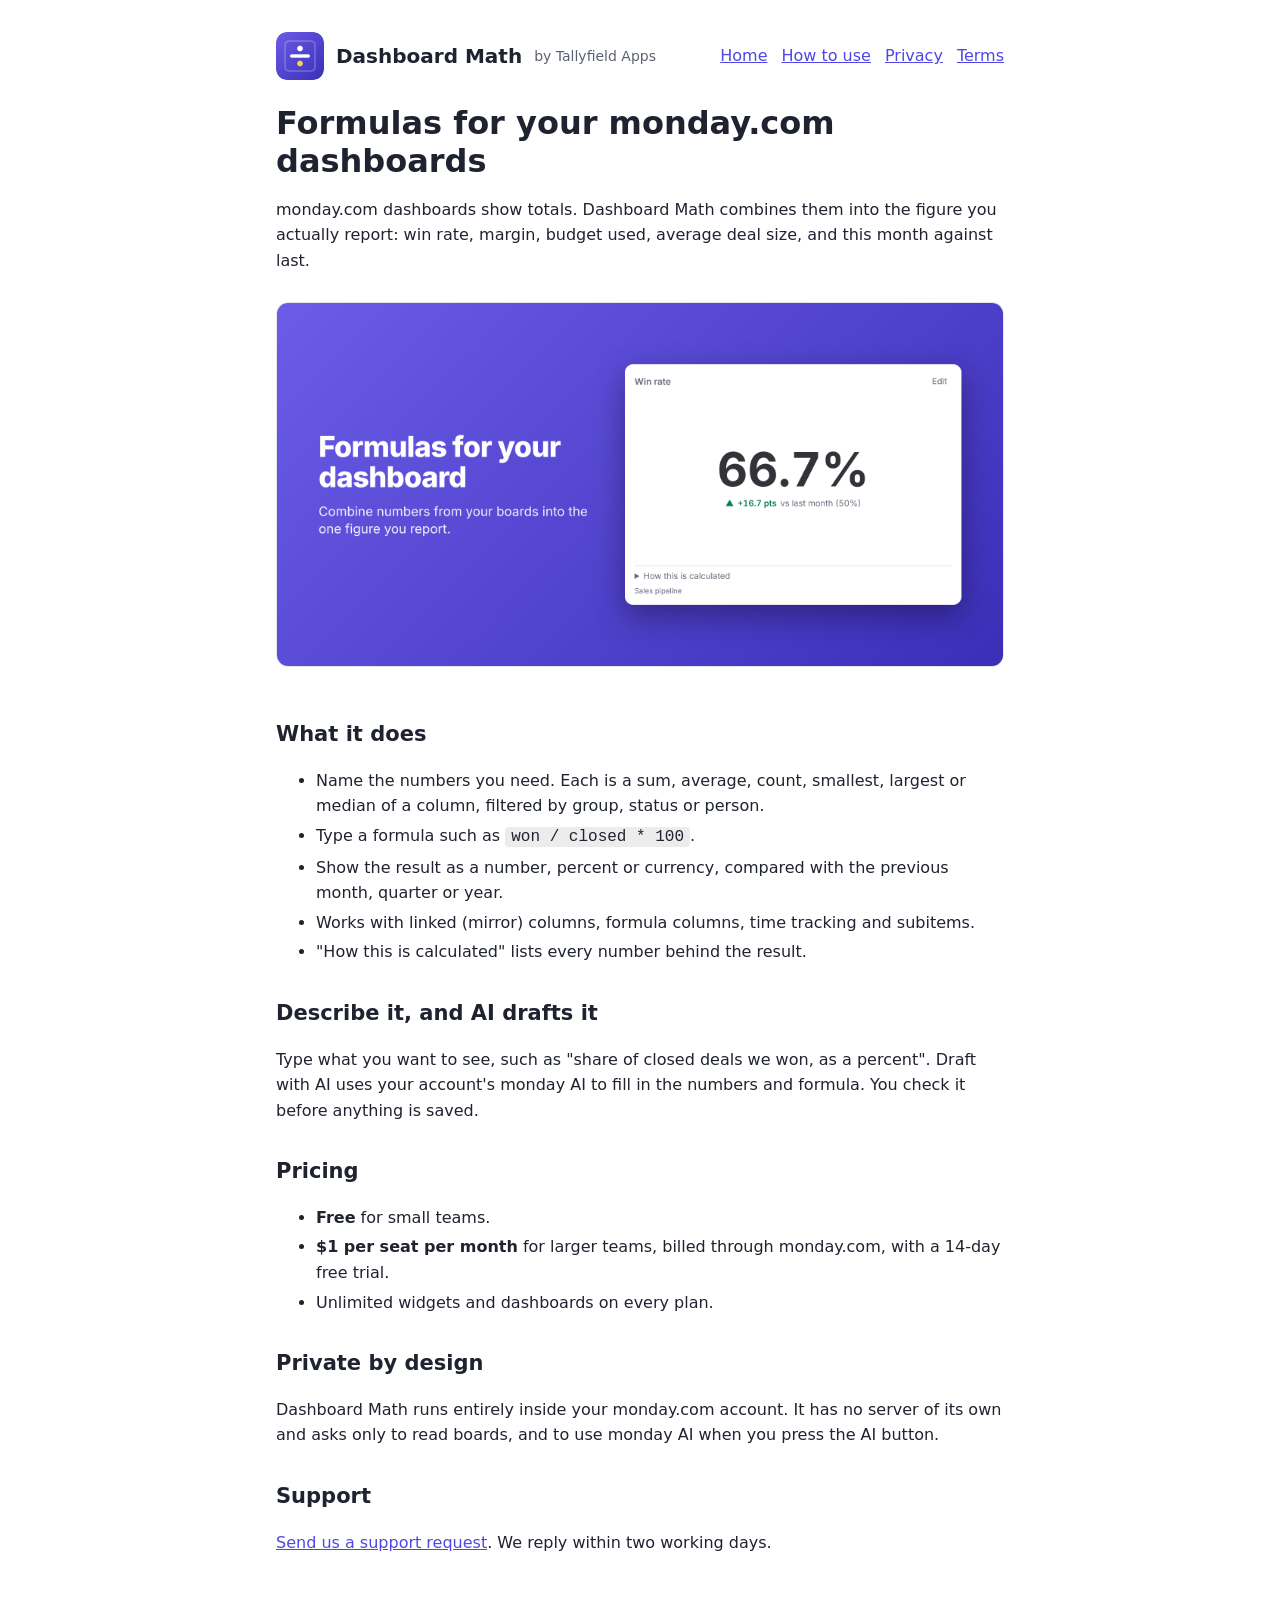
<file: index.html>
<!doctype html><html lang="en"><head><meta charset="utf-8"><meta name="viewport" content="width=device-width,initial-scale=1"><link rel="stylesheet" href="style.css"><title>Dashboard Math: formulas for monday.com dashboards</title></head><body><main><header><img src="icon-192.png" alt=""><strong>Dashboard Math</strong> <span class="muted">by Tallyfield Apps</span><nav><a href="index.html">Home</a><a href="how-to.html">How to use</a><a href="privacy.html">Privacy</a><a href="terms.html">Terms</a></nav></header>
<h1>Formulas for your monday.com dashboards</h1>
<p>monday.com dashboards show totals. Dashboard Math combines them into the figure you actually report: win rate, margin, budget used, average deal size, and this month against last.</p>
<img class="shot" src="gallery-g1.png" alt="A Dashboard Math widget showing a win rate of 66.7 percent, up 16.7 points on last month">
<h2>What it does</h2>
<ul><li>Name the numbers you need. Each is a sum, average, count, smallest, largest or median of a column, filtered by group, status or person.</li>
<li>Type a formula such as <code>won / closed * 100</code>.</li>
<li>Show the result as a number, percent or currency, compared with the previous month, quarter or year.</li>
<li>Works with linked (mirror) columns, formula columns, time tracking and subitems.</li>
<li>"How this is calculated" lists every number behind the result.</li></ul>
<h2>Describe it, and AI drafts it</h2>
<p>Type what you want to see, such as "share of closed deals we won, as a percent". Draft with AI uses your account's monday AI to fill in the numbers and formula. You check it before anything is saved.</p>
<h2 id="pricing">Pricing</h2>
<ul><li><strong>Free</strong> for small teams.</li><li><strong>$1 per seat per month</strong> for larger teams, billed through monday.com, with a 14-day free trial.</li><li>Unlimited widgets and dashboards on every plan.</li></ul>
<h2>Private by design</h2>
<p>Dashboard Math runs entirely inside your monday.com account. It has no server of its own and asks only to read boards, and to use monday AI when you press the AI button.</p>
<h2>Support</h2><p><a href="https://github.com/micwalker17/dashboard-math-site/issues/new">Send us a support request</a>. We reply within two working days.</p>
</main></body></html>
</file>
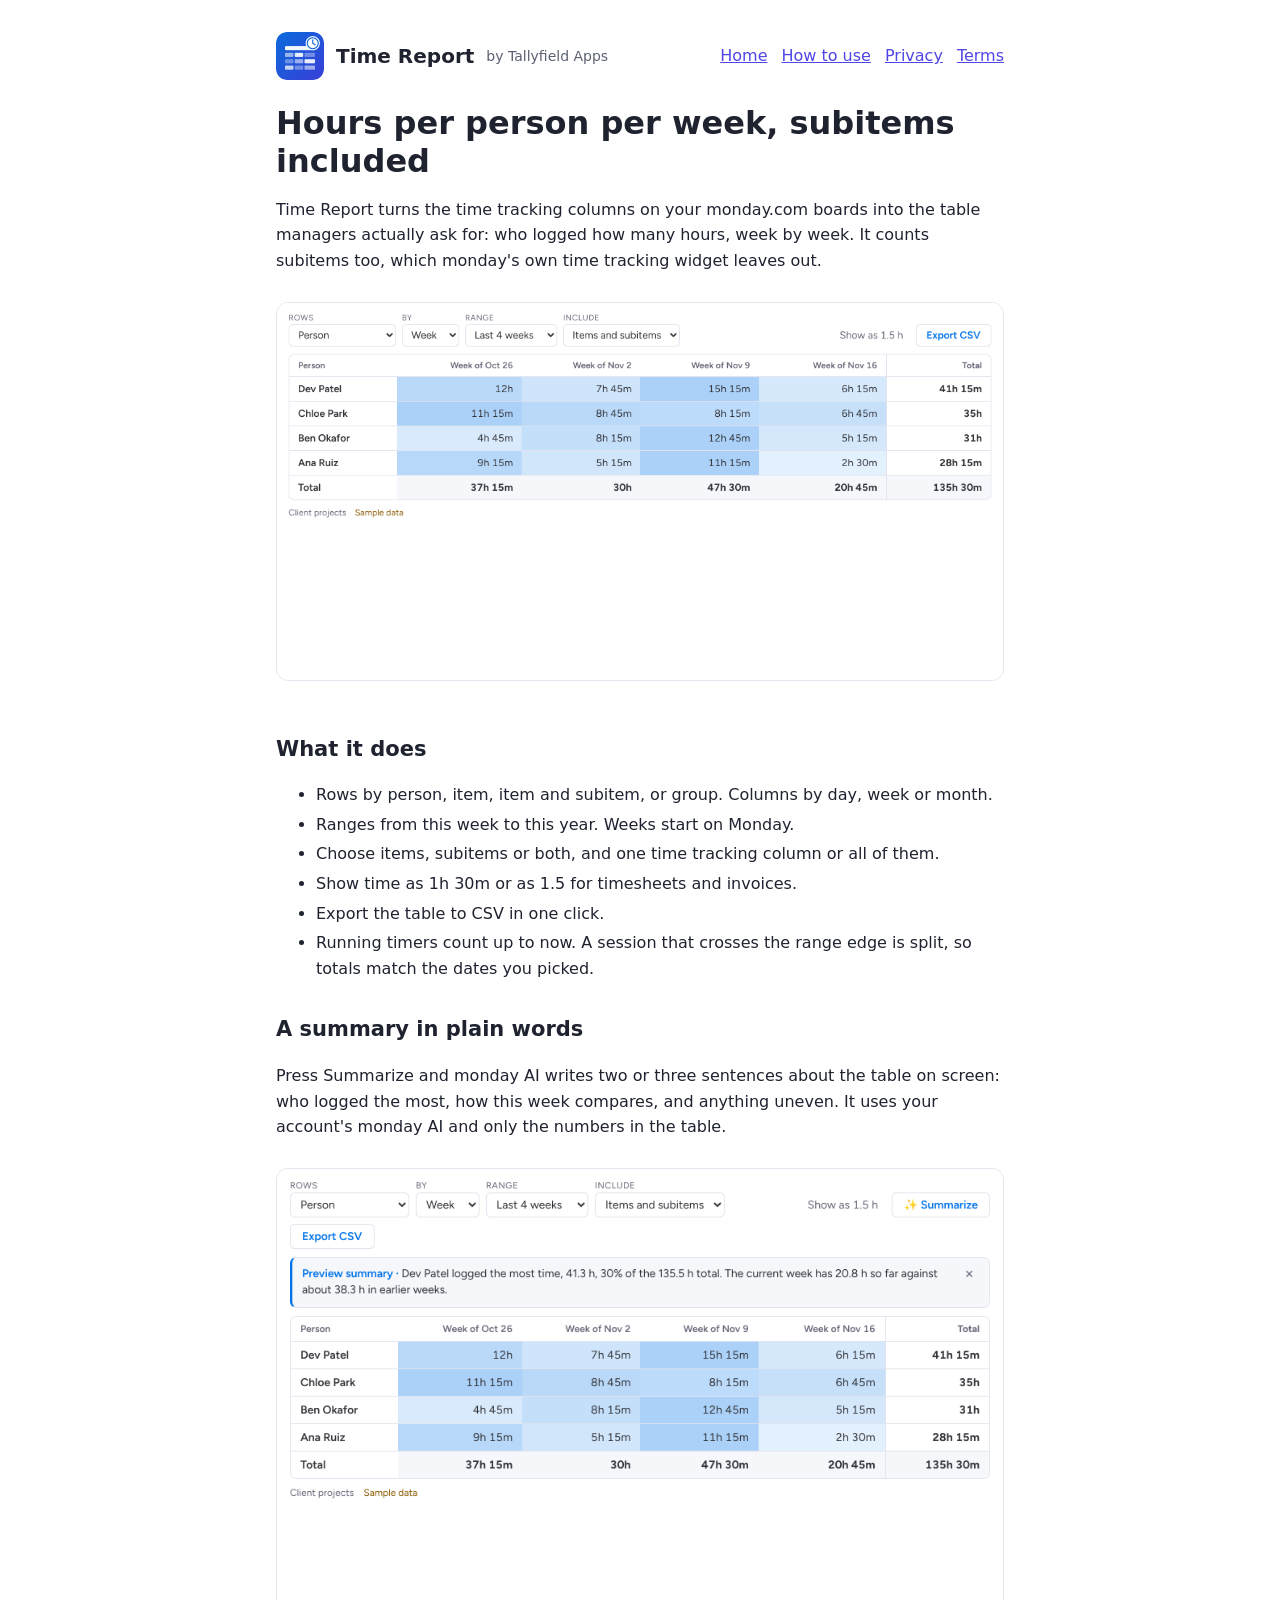
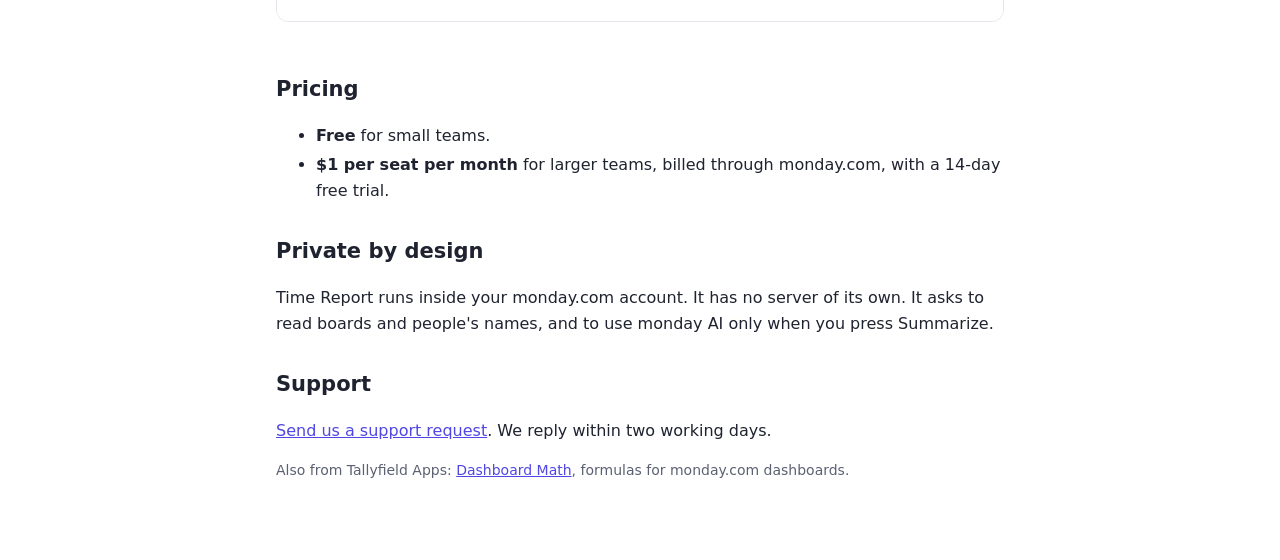
<file: time-report/index.html>
<!doctype html><html lang="en"><head><meta charset="utf-8"><meta name="viewport" content="width=device-width,initial-scale=1"><link rel="stylesheet" href="../style.css"><link rel="icon" href="icon-64.png"><title>Time Report: hours per person per week for monday.com</title></head><body><main><header><img src="icon-192.png" alt=""><strong>Time Report</strong> <span class="muted">by Tallyfield Apps</span><nav><a href="index.html">Home</a><a href="how-to.html">How to use</a><a href="privacy.html">Privacy</a><a href="terms.html">Terms</a></nav></header>
<h1>Hours per person per week, subitems included</h1>
<p>Time Report turns the time tracking columns on your monday.com boards into the table managers actually ask for: who logged how many hours, week by week. It counts subitems too, which monday's own time tracking widget leaves out.</p>
<img class="shot" src="shot-table.png" alt="A table of four people with their hours in each of the last four weeks and totals">
<h2>What it does</h2>
<ul><li>Rows by person, item, item and subitem, or group. Columns by day, week or month.</li>
<li>Ranges from this week to this year. Weeks start on Monday.</li>
<li>Choose items, subitems or both, and one time tracking column or all of them.</li>
<li>Show time as 1h 30m or as 1.5 for timesheets and invoices.</li>
<li>Export the table to CSV in one click.</li>
<li>Running timers count up to now. A session that crosses the range edge is split, so totals match the dates you picked.</li></ul>
<h2>A summary in plain words</h2>
<p>Press Summarize and monday AI writes two or three sentences about the table on screen: who logged the most, how this week compares, and anything uneven. It uses your account's monday AI and only the numbers in the table.</p>
<img class="shot" src="shot-summary.png" alt="A short written summary above the hours table">
<h2 id="pricing">Pricing</h2>
<ul><li><strong>Free</strong> for small teams.</li><li><strong>$1 per seat per month</strong> for larger teams, billed through monday.com, with a 14-day free trial.</li></ul>
<h2>Private by design</h2>
<p>Time Report runs inside your monday.com account. It has no server of its own. It asks to read boards and people's names, and to use monday AI only when you press Summarize.</p>
<h2>Support</h2><p><a href="https://github.com/micwalker17/dashboard-math-site/issues/new?title=Time%20Report%3A%20">Send us a support request</a>. We reply within two working days.</p>
<p class="muted">Also from Tallyfield Apps: <a href="../index.html">Dashboard Math</a>, formulas for monday.com dashboards.</p>
</main></body></html>
</file>
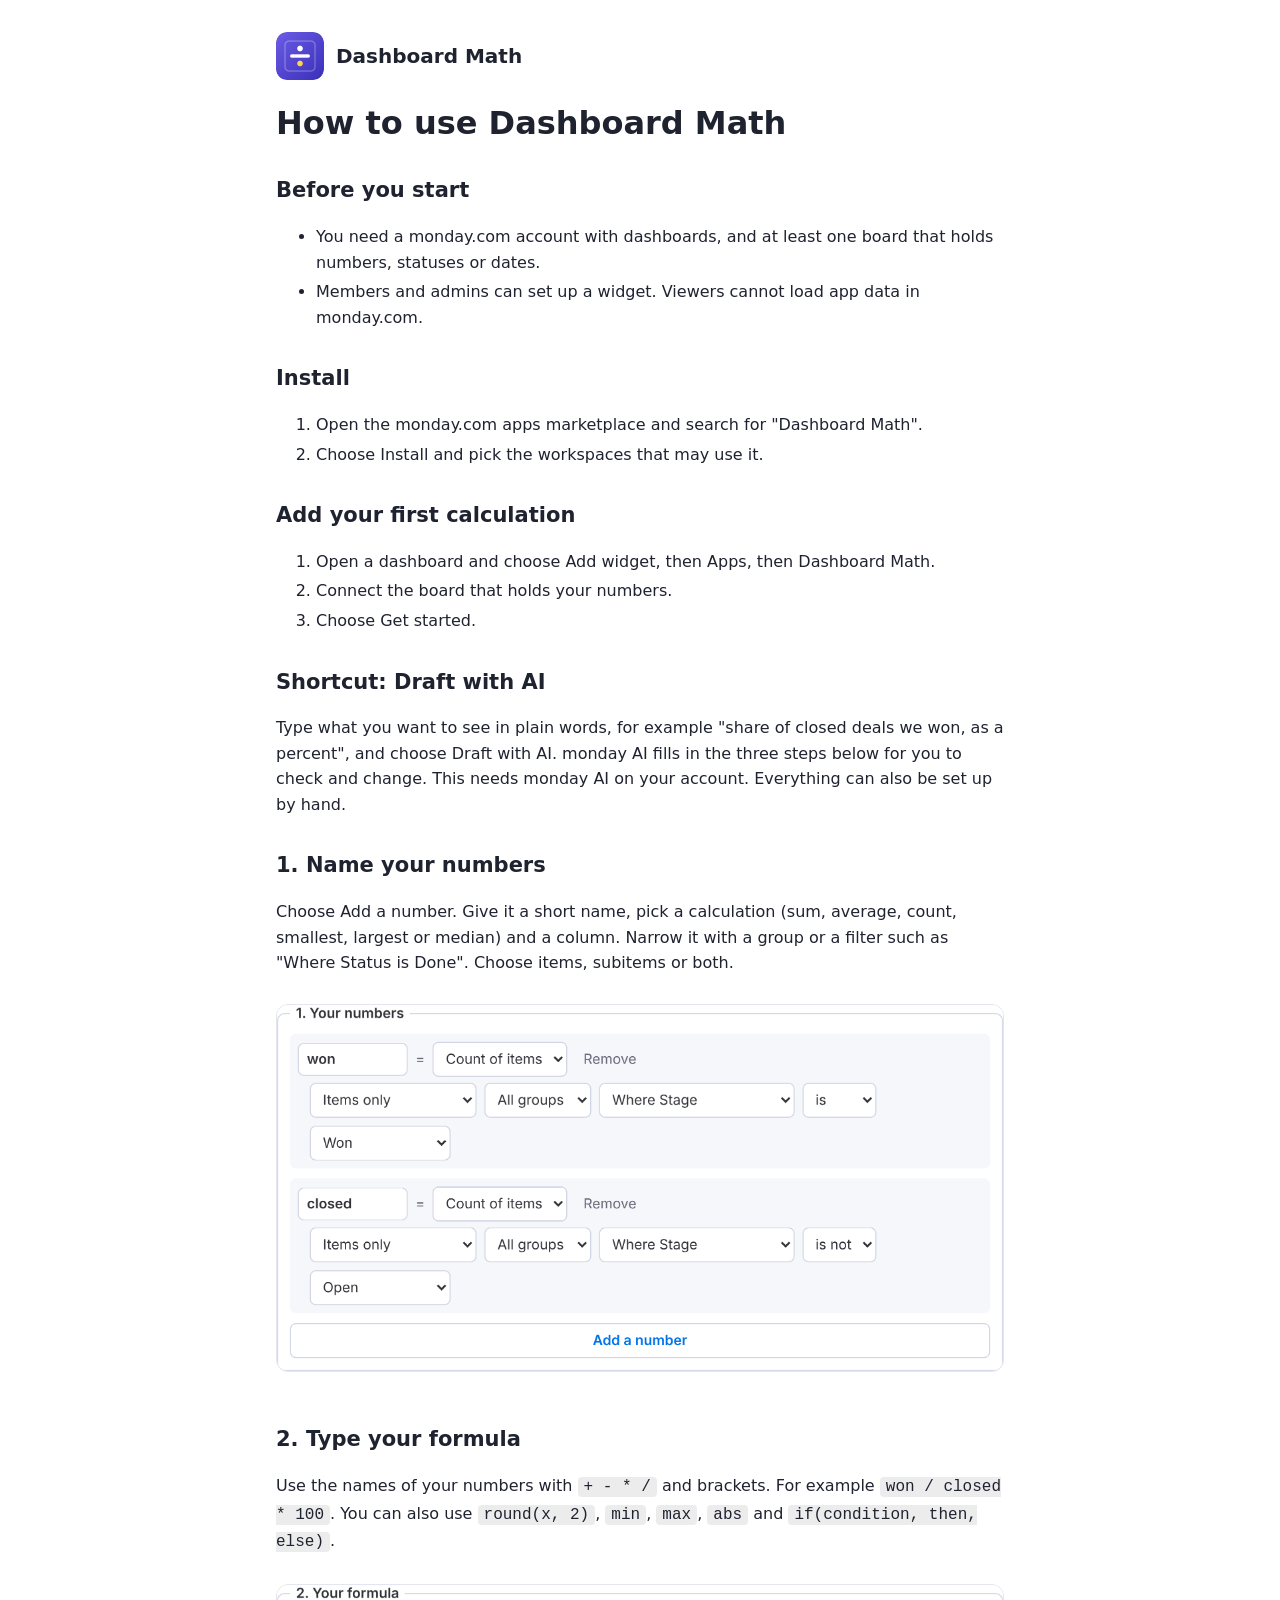
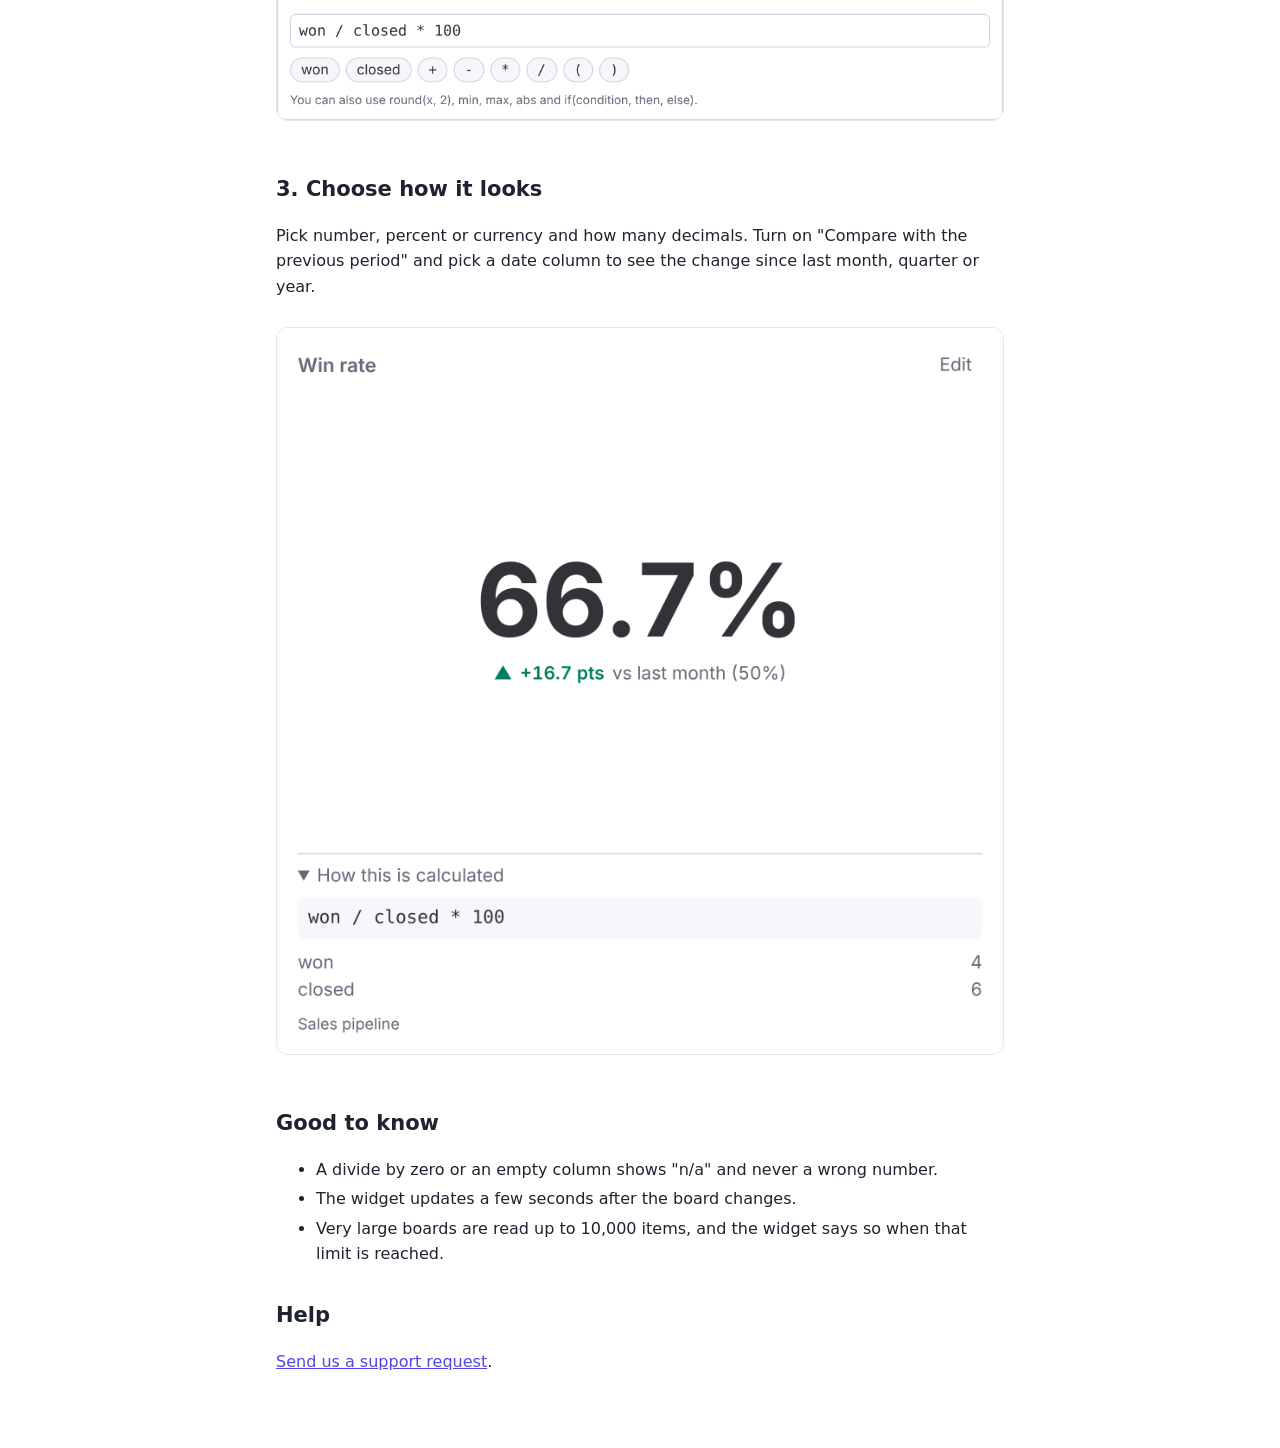
<file: how-to.html>
<!doctype html><html lang="en"><head><meta charset="utf-8"><meta name="viewport" content="width=device-width,initial-scale=1"><link rel="stylesheet" href="style.css"><title>How to use Dashboard Math</title></head><body><main><header><img src="icon-192.png" alt=""><strong>Dashboard Math</strong></header>
<h1>How to use Dashboard Math</h1>
<h2>Before you start</h2>
<ul><li>You need a monday.com account with dashboards, and at least one board that holds numbers, statuses or dates.</li><li>Members and admins can set up a widget. Viewers cannot load app data in monday.com.</li></ul>
<h2>Install</h2>
<ol><li>Open the monday.com apps marketplace and search for "Dashboard Math".</li><li>Choose Install and pick the workspaces that may use it.</li></ol>
<h2>Add your first calculation</h2>
<ol><li>Open a dashboard and choose Add widget, then Apps, then Dashboard Math.</li><li>Connect the board that holds your numbers.</li><li>Choose Get started.</li></ol>
<h2>Shortcut: Draft with AI</h2>
<p>Type what you want to see in plain words, for example "share of closed deals we won, as a percent", and choose Draft with AI. monday AI fills in the three steps below for you to check and change. This needs monday AI on your account. Everything can also be set up by hand.</p>
<h2>1. Name your numbers</h2>
<p>Choose Add a number. Give it a short name, pick a calculation (sum, average, count, smallest, largest or median) and a column. Narrow it with a group or a filter such as "Where Status is Done". Choose items, subitems or both.</p>
<img class="shot" src="s-numbers.png" alt="Two numbers named won and closed, each a count of items filtered by stage">
<h2>2. Type your formula</h2>
<p>Use the names of your numbers with <code>+ - * /</code> and brackets. For example <code>won / closed * 100</code>. You can also use <code>round(x, 2)</code>, <code>min</code>, <code>max</code>, <code>abs</code> and <code>if(condition, then, else)</code>.</p>
<img class="shot" src="s-formula.png" alt="The formula box with won divided by closed times 100">
<h2>3. Choose how it looks</h2>
<p>Pick number, percent or currency and how many decimals. Turn on "Compare with the previous period" and pick a date column to see the change since last month, quarter or year.</p>
<img class="shot" src="s-working.png" alt="The finished widget showing the result, the change on last month and the numbers behind it">
<h2>Good to know</h2>
<ul><li>A divide by zero or an empty column shows "n/a" and never a wrong number.</li><li>The widget updates a few seconds after the board changes.</li><li>Very large boards are read up to 10,000 items, and the widget says so when that limit is reached.</li></ul>
<h2>Help</h2><p><a href="https://github.com/micwalker17/dashboard-math-site/issues/new">Send us a support request</a>.</p>
</main></body></html>
</file>
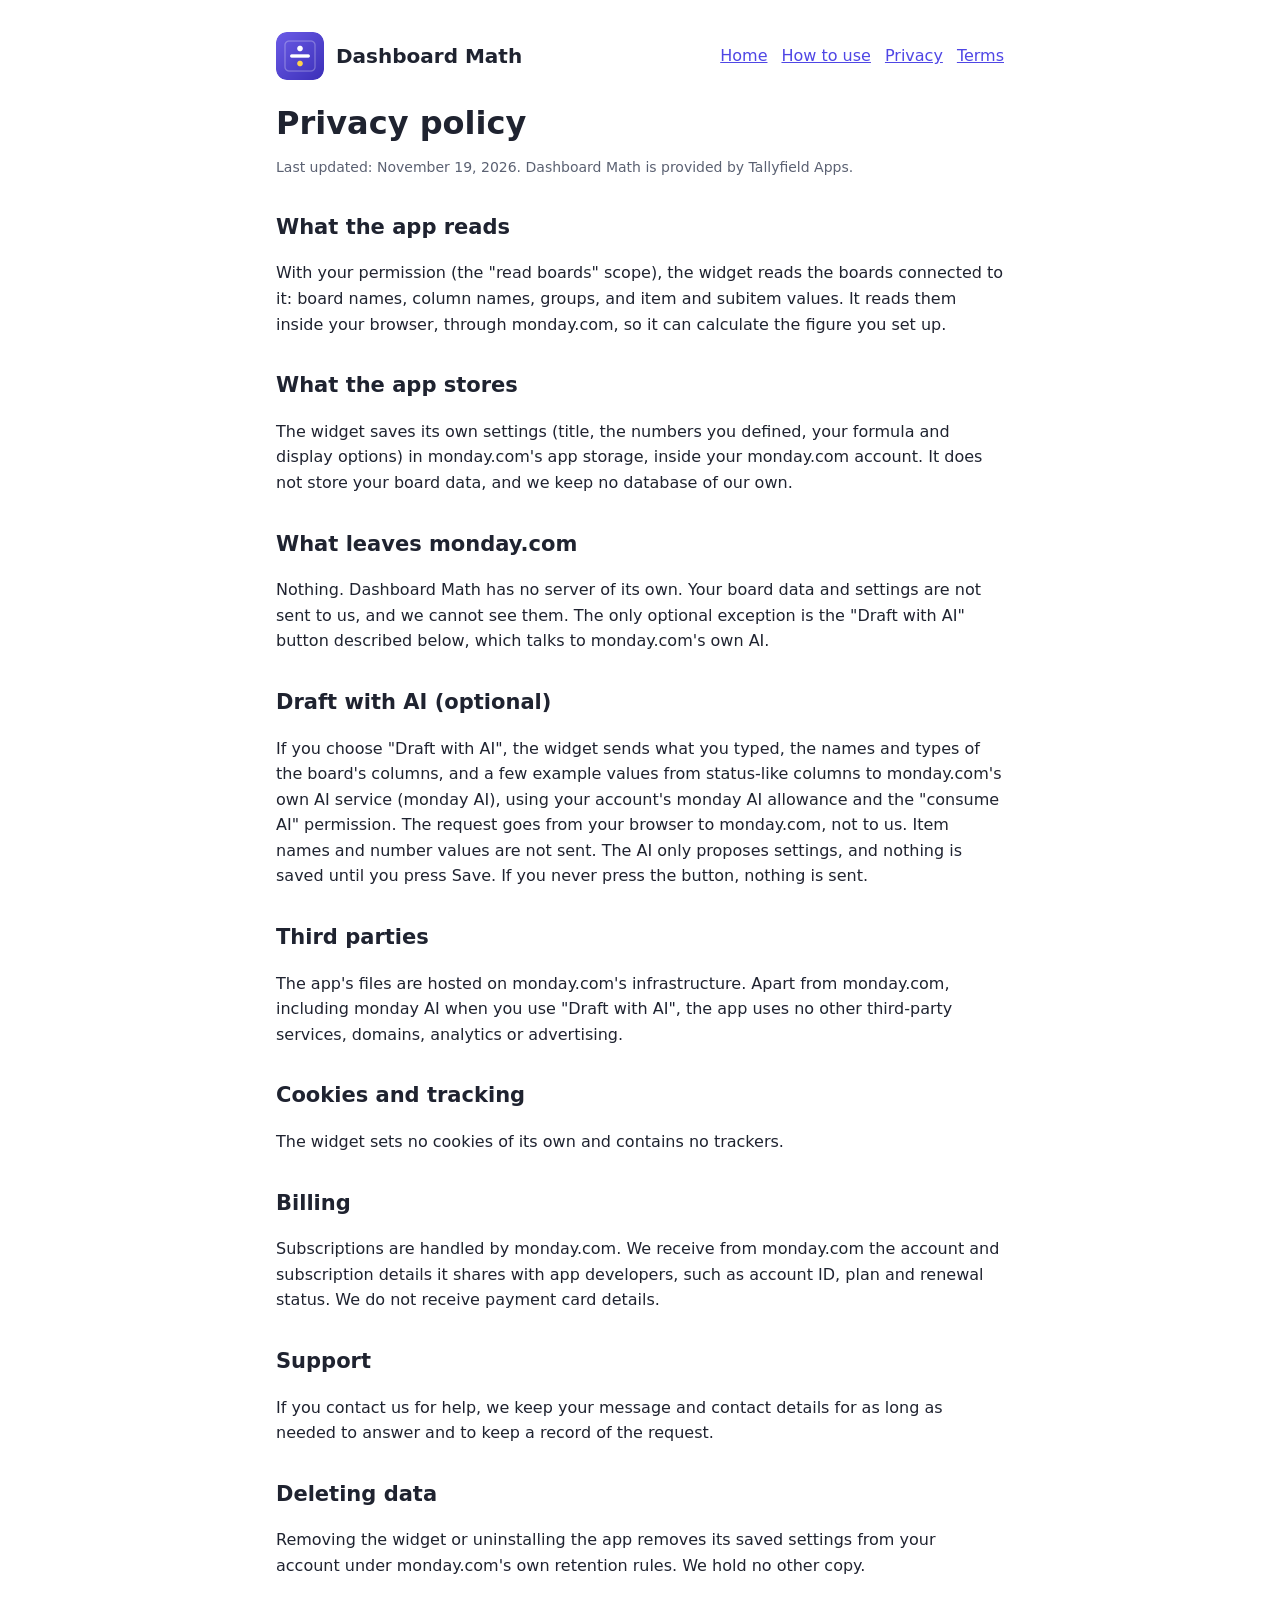
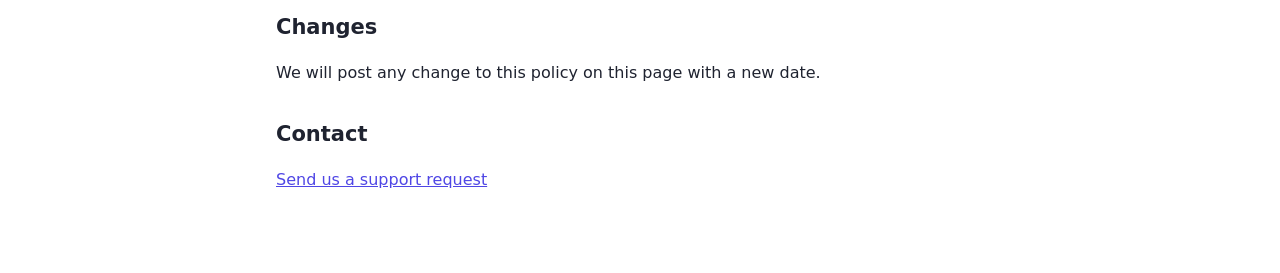
<file: privacy.html>
<!doctype html><html lang="en"><head><meta charset="utf-8"><meta name="viewport" content="width=device-width,initial-scale=1"><link rel="stylesheet" href="style.css"><title>Dashboard Math privacy policy</title></head><body><main><header><img src="icon-192.png" alt=""><strong>Dashboard Math</strong><nav><a href="index.html">Home</a><a href="how-to.html">How to use</a><a href="privacy.html">Privacy</a><a href="terms.html">Terms</a></nav></header>
<h1>Privacy policy</h1><p class="muted">Last updated: November 19, 2026. Dashboard Math is provided by Tallyfield Apps.</p>
<h2>What the app reads</h2><p>With your permission (the "read boards" scope), the widget reads the boards connected to it: board names, column names, groups, and item and subitem values. It reads them inside your browser, through monday.com, so it can calculate the figure you set up.</p>
<h2>What the app stores</h2><p>The widget saves its own settings (title, the numbers you defined, your formula and display options) in monday.com's app storage, inside your monday.com account. It does not store your board data, and we keep no database of our own.</p>
<h2>What leaves monday.com</h2><p>Nothing. Dashboard Math has no server of its own. Your board data and settings are not sent to us, and we cannot see them. The only optional exception is the "Draft with AI" button described below, which talks to monday.com's own AI.</p>
<h2>Draft with AI (optional)</h2><p>If you choose "Draft with AI", the widget sends what you typed, the names and types of the board's columns, and a few example values from status-like columns to monday.com's own AI service (monday AI), using your account's monday AI allowance and the "consume AI" permission. The request goes from your browser to monday.com, not to us. Item names and number values are not sent. The AI only proposes settings, and nothing is saved until you press Save. If you never press the button, nothing is sent.</p>
<h2>Third parties</h2><p>The app's files are hosted on monday.com's infrastructure. Apart from monday.com, including monday AI when you use "Draft with AI", the app uses no other third-party services, domains, analytics or advertising.</p>
<h2>Cookies and tracking</h2><p>The widget sets no cookies of its own and contains no trackers.</p>
<h2>Billing</h2><p>Subscriptions are handled by monday.com. We receive from monday.com the account and subscription details it shares with app developers, such as account ID, plan and renewal status. We do not receive payment card details.</p>
<h2>Support</h2><p>If you contact us for help, we keep your message and contact details for as long as needed to answer and to keep a record of the request.</p>
<h2>Deleting data</h2><p>Removing the widget or uninstalling the app removes its saved settings from your account under monday.com's own retention rules. We hold no other copy.</p>
<h2>Changes</h2><p>We will post any change to this policy on this page with a new date.</p>
<h2>Contact</h2><p><a href="https://github.com/micwalker17/dashboard-math-site/issues/new">Send us a support request</a></p>
</main></body></html>
</file>
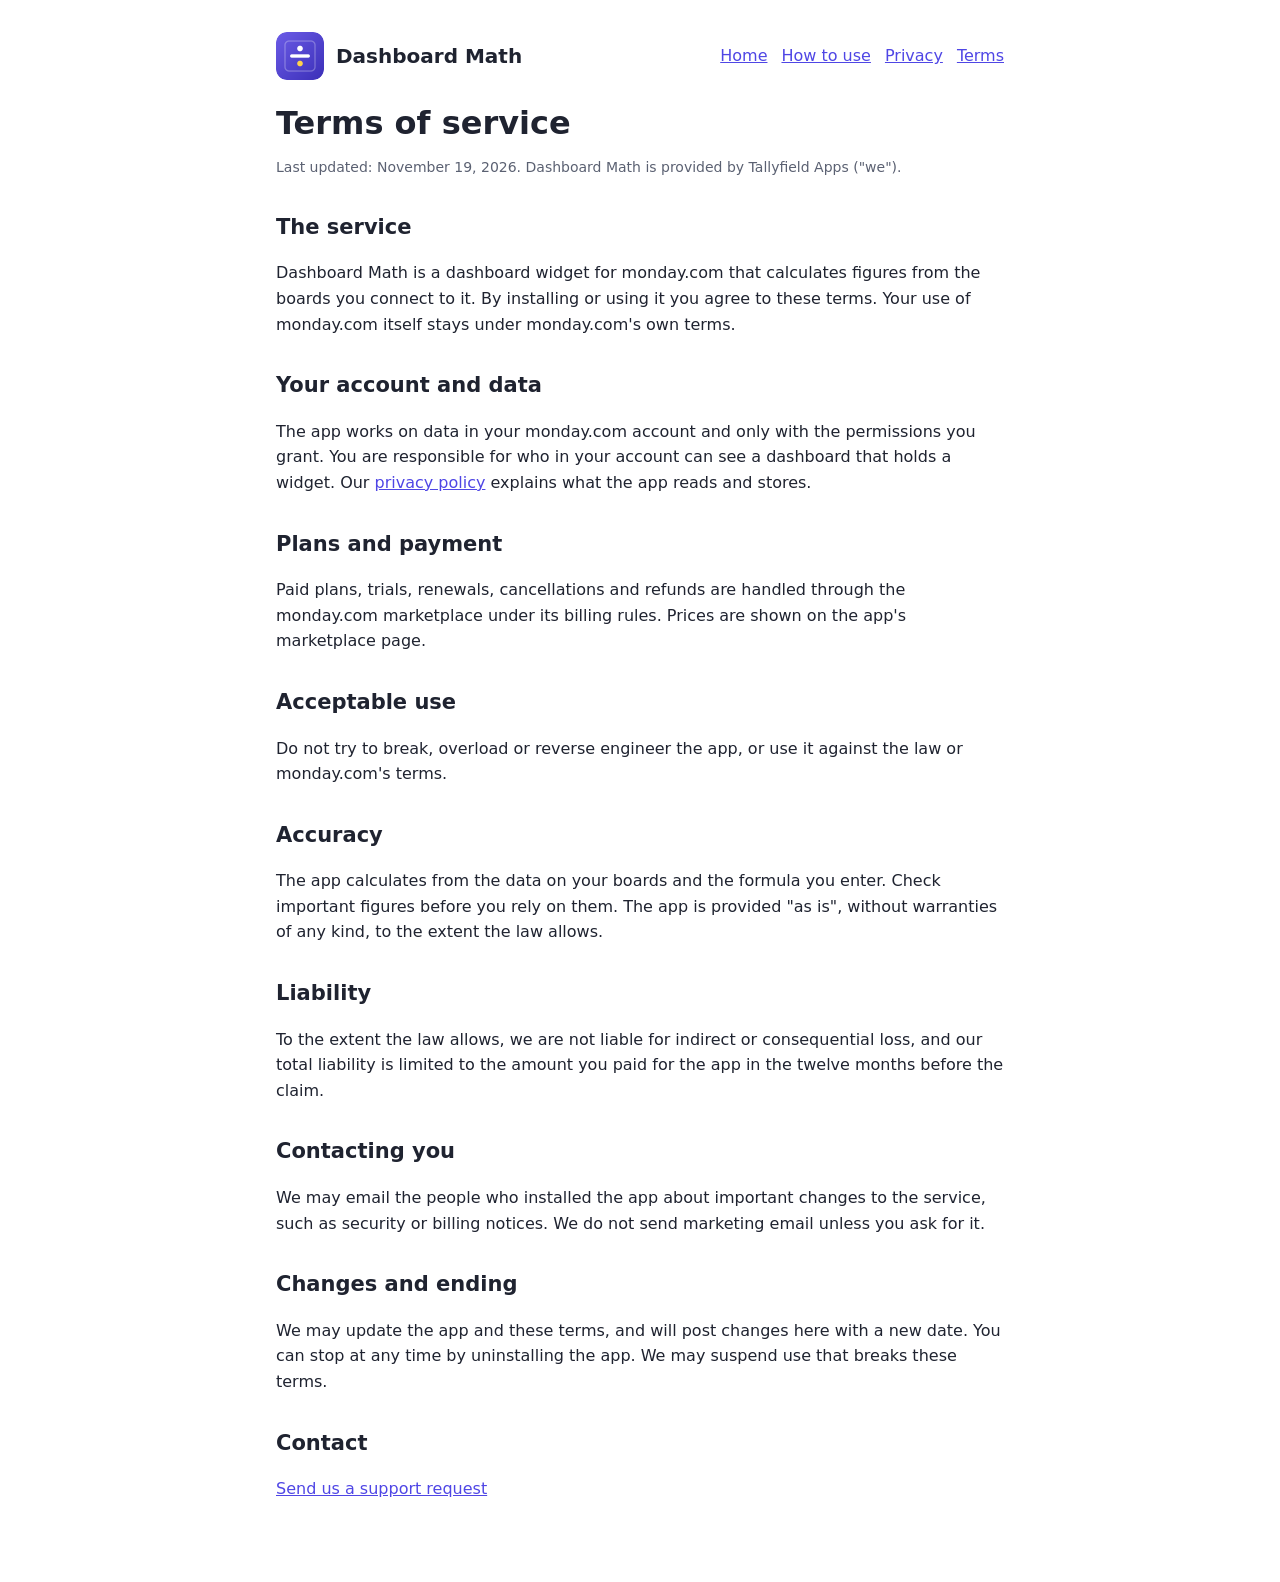
<file: terms.html>
<!doctype html><html lang="en"><head><meta charset="utf-8"><meta name="viewport" content="width=device-width,initial-scale=1"><link rel="stylesheet" href="style.css"><title>Dashboard Math terms of service</title></head><body><main><header><img src="icon-192.png" alt=""><strong>Dashboard Math</strong><nav><a href="index.html">Home</a><a href="how-to.html">How to use</a><a href="privacy.html">Privacy</a><a href="terms.html">Terms</a></nav></header>
<h1>Terms of service</h1><p class="muted">Last updated: November 19, 2026. Dashboard Math is provided by Tallyfield Apps ("we").</p>
<h2>The service</h2><p>Dashboard Math is a dashboard widget for monday.com that calculates figures from the boards you connect to it. By installing or using it you agree to these terms. Your use of monday.com itself stays under monday.com's own terms.</p>
<h2>Your account and data</h2><p>The app works on data in your monday.com account and only with the permissions you grant. You are responsible for who in your account can see a dashboard that holds a widget. Our <a href="privacy.html">privacy policy</a> explains what the app reads and stores.</p>
<h2>Plans and payment</h2><p>Paid plans, trials, renewals, cancellations and refunds are handled through the monday.com marketplace under its billing rules. Prices are shown on the app's marketplace page.</p>
<h2>Acceptable use</h2><p>Do not try to break, overload or reverse engineer the app, or use it against the law or monday.com's terms.</p>
<h2>Accuracy</h2><p>The app calculates from the data on your boards and the formula you enter. Check important figures before you rely on them. The app is provided "as is", without warranties of any kind, to the extent the law allows.</p>
<h2>Liability</h2><p>To the extent the law allows, we are not liable for indirect or consequential loss, and our total liability is limited to the amount you paid for the app in the twelve months before the claim.</p>
<h2>Contacting you</h2><p>We may email the people who installed the app about important changes to the service, such as security or billing notices. We do not send marketing email unless you ask for it.</p>
<h2>Changes and ending</h2><p>We may update the app and these terms, and will post changes here with a new date. You can stop at any time by uninstalling the app. We may suspend use that breaks these terms.</p>
<h2>Contact</h2><p><a href="https://github.com/micwalker17/dashboard-math-site/issues/new">Send us a support request</a></p>
</main></body></html>
</file>
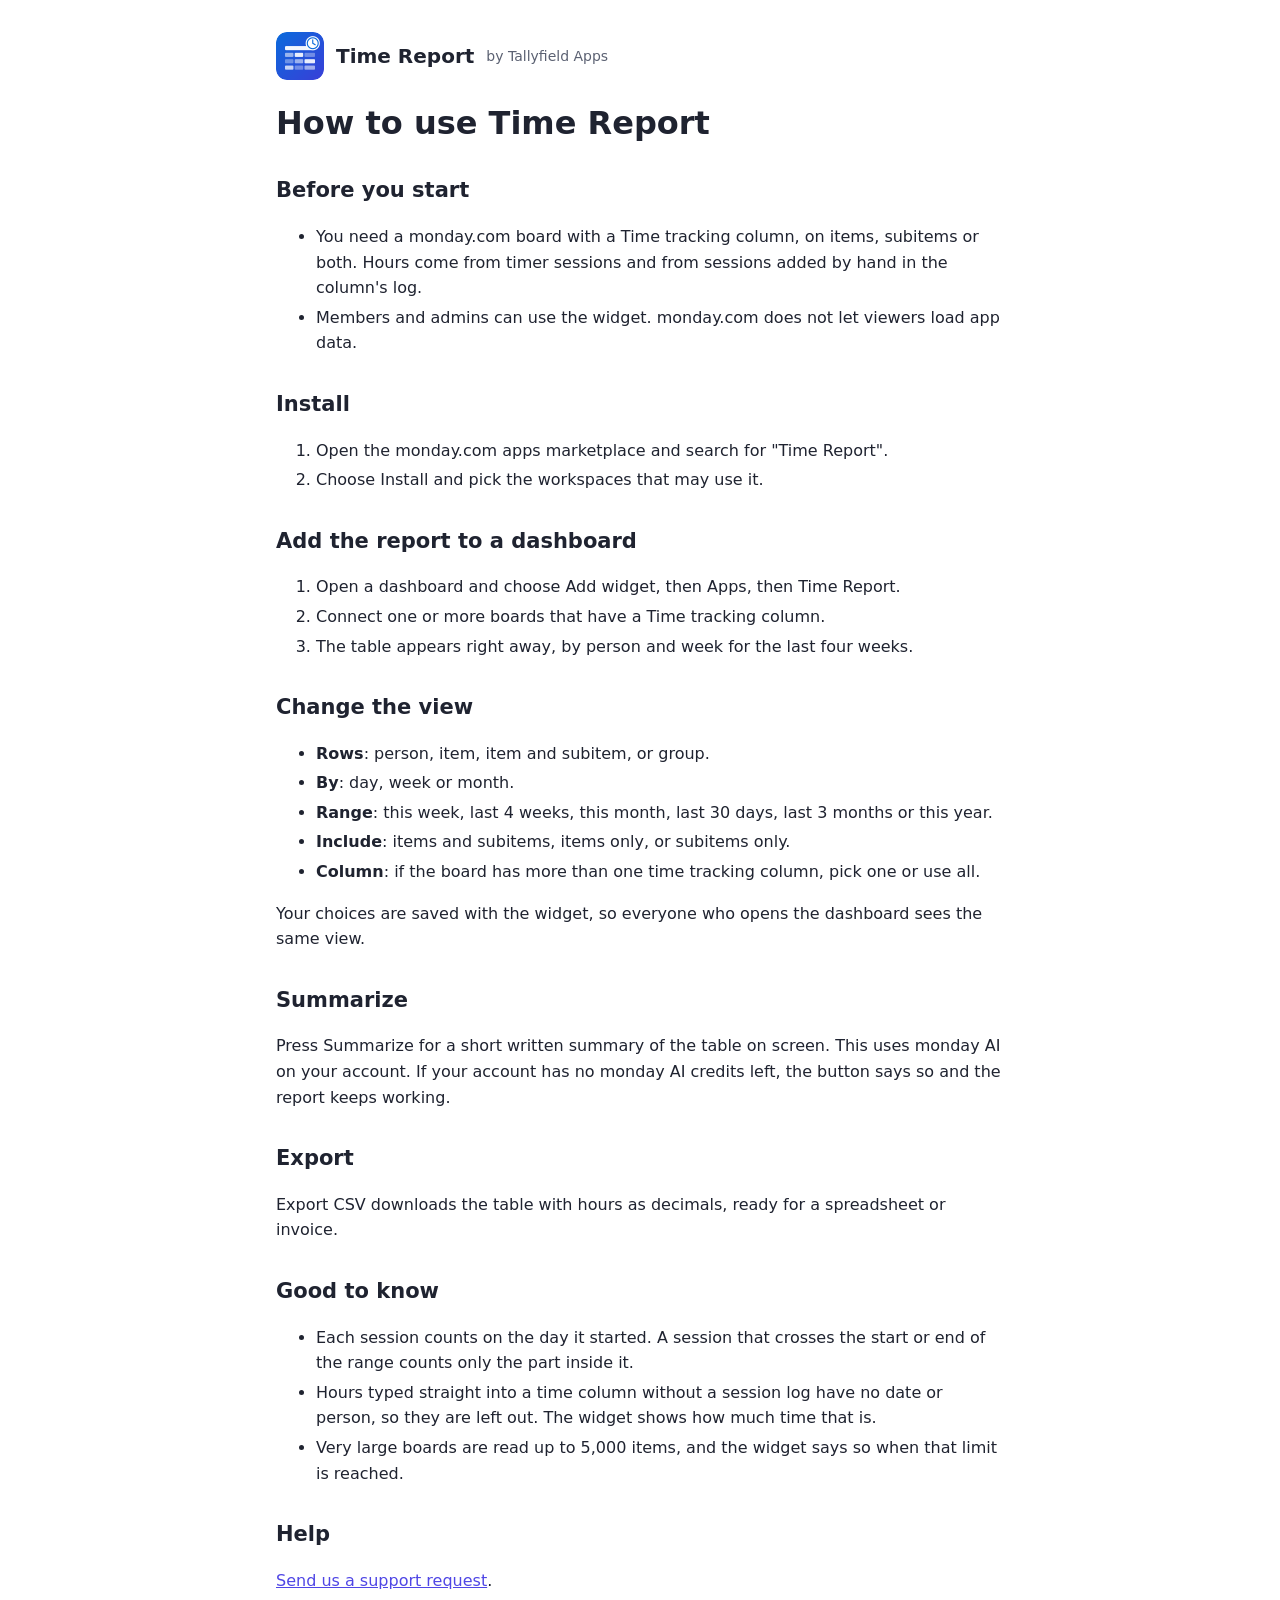
<file: time-report/how-to.html>
<!doctype html><html lang="en"><head><meta charset="utf-8"><meta name="viewport" content="width=device-width,initial-scale=1"><link rel="stylesheet" href="../style.css"><link rel="icon" href="icon-64.png"><title>How to use Time Report</title></head><body><main><header><img src="icon-192.png" alt=""><strong>Time Report</strong> <span class="muted">by Tallyfield Apps</span></header>
<h1>How to use Time Report</h1>
<h2>Before you start</h2>
<ul><li>You need a monday.com board with a Time tracking column, on items, subitems or both. Hours come from timer sessions and from sessions added by hand in the column's log.</li><li>Members and admins can use the widget. monday.com does not let viewers load app data.</li></ul>
<h2>Install</h2>
<ol><li>Open the monday.com apps marketplace and search for "Time Report".</li><li>Choose Install and pick the workspaces that may use it.</li></ol>
<h2>Add the report to a dashboard</h2>
<ol><li>Open a dashboard and choose Add widget, then Apps, then Time Report.</li><li>Connect one or more boards that have a Time tracking column.</li><li>The table appears right away, by person and week for the last four weeks.</li></ol>
<h2>Change the view</h2>
<ul><li><strong>Rows</strong>: person, item, item and subitem, or group.</li><li><strong>By</strong>: day, week or month.</li><li><strong>Range</strong>: this week, last 4 weeks, this month, last 30 days, last 3 months or this year.</li><li><strong>Include</strong>: items and subitems, items only, or subitems only.</li><li><strong>Column</strong>: if the board has more than one time tracking column, pick one or use all.</li></ul>
<p>Your choices are saved with the widget, so everyone who opens the dashboard sees the same view.</p>
<h2>Summarize</h2>
<p>Press Summarize for a short written summary of the table on screen. This uses monday AI on your account. If your account has no monday AI credits left, the button says so and the report keeps working.</p>
<h2>Export</h2>
<p>Export CSV downloads the table with hours as decimals, ready for a spreadsheet or invoice.</p>
<h2>Good to know</h2>
<ul><li>Each session counts on the day it started. A session that crosses the start or end of the range counts only the part inside it.</li><li>Hours typed straight into a time column without a session log have no date or person, so they are left out. The widget shows how much time that is.</li><li>Very large boards are read up to 5,000 items, and the widget says so when that limit is reached.</li></ul>
<h2>Help</h2><p><a href="https://github.com/micwalker17/dashboard-math-site/issues/new?title=Time%20Report%3A%20">Send us a support request</a>.</p>
</main></body></html>
</file>
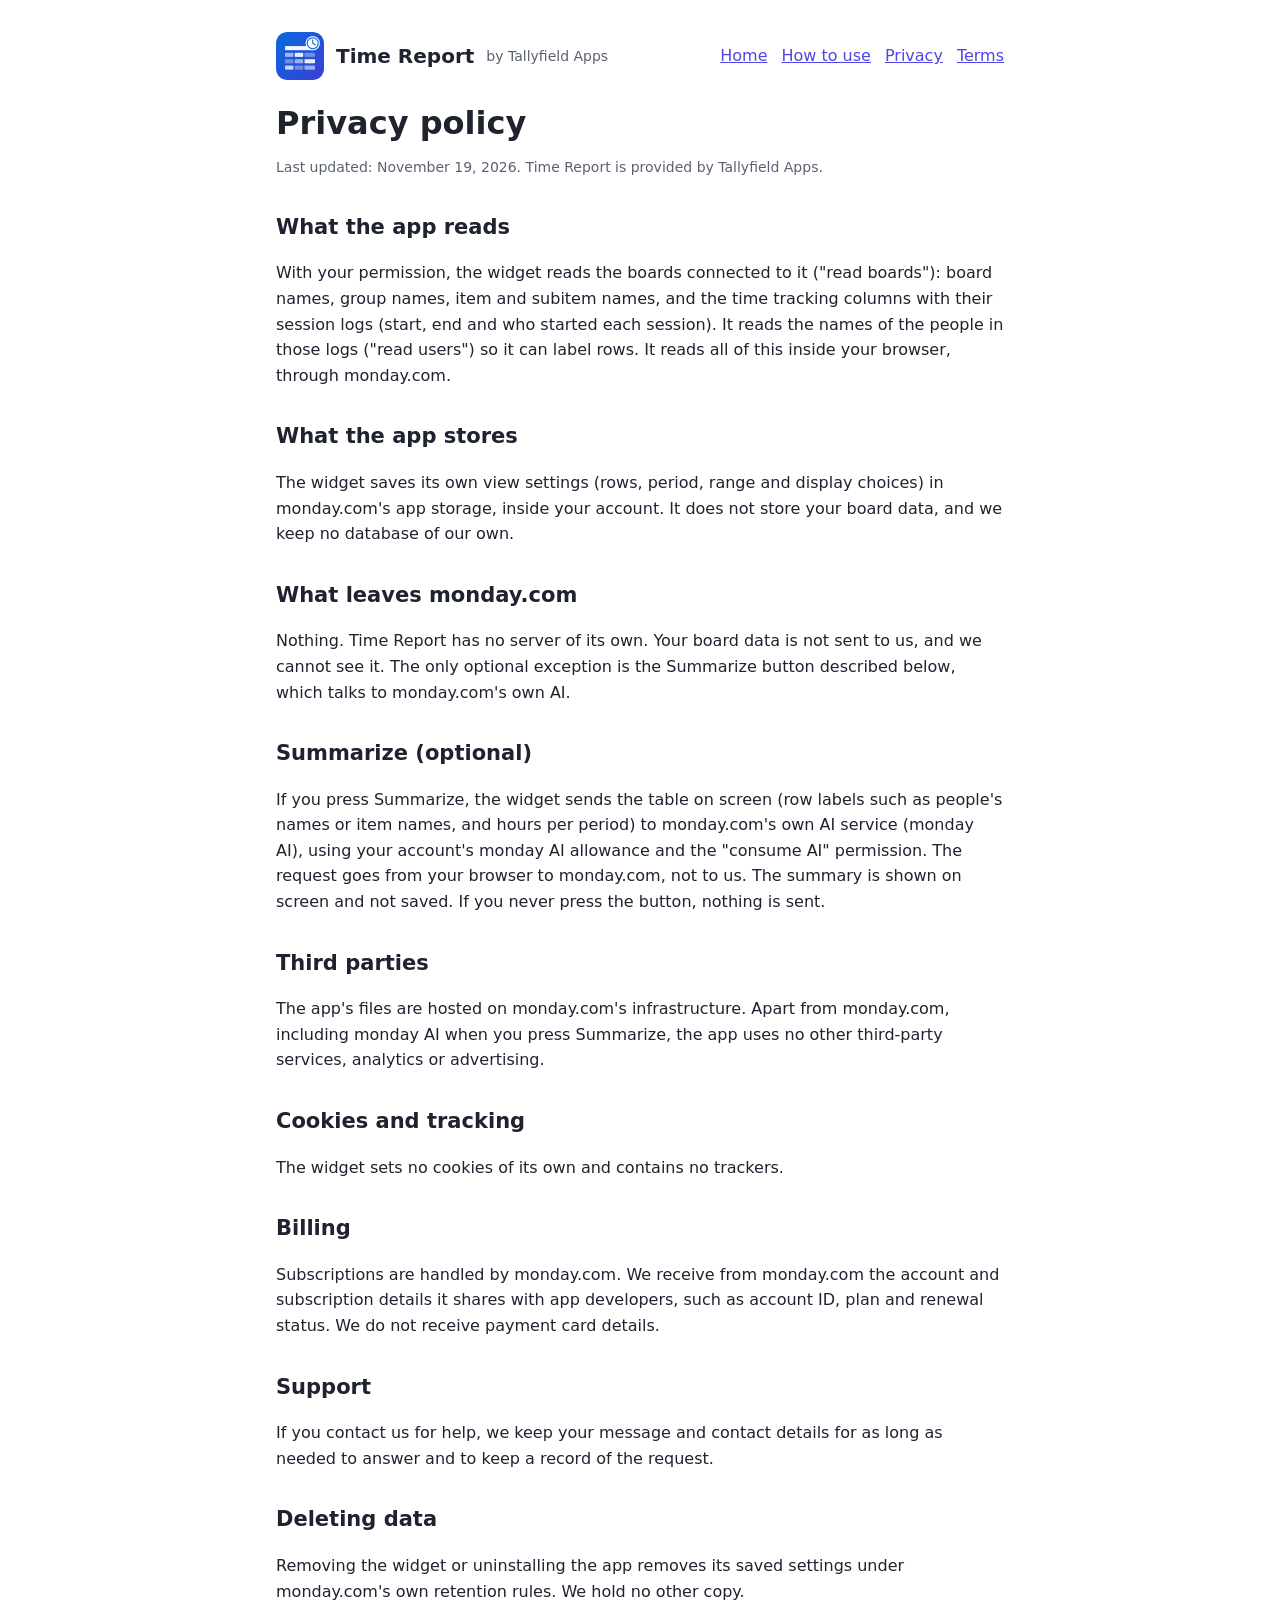
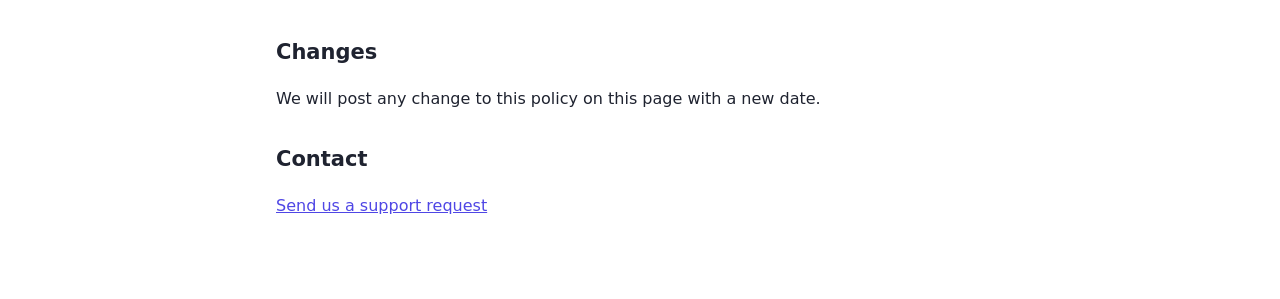
<file: time-report/privacy.html>
<!doctype html><html lang="en"><head><meta charset="utf-8"><meta name="viewport" content="width=device-width,initial-scale=1"><link rel="stylesheet" href="../style.css"><link rel="icon" href="icon-64.png"><title>Time Report privacy policy</title></head><body><main><header><img src="icon-192.png" alt=""><strong>Time Report</strong> <span class="muted">by Tallyfield Apps</span><nav><a href="index.html">Home</a><a href="how-to.html">How to use</a><a href="privacy.html">Privacy</a><a href="terms.html">Terms</a></nav></header>
<h1>Privacy policy</h1><p class="muted">Last updated: November 19, 2026. Time Report is provided by Tallyfield Apps.</p>
<h2>What the app reads</h2><p>With your permission, the widget reads the boards connected to it ("read boards"): board names, group names, item and subitem names, and the time tracking columns with their session logs (start, end and who started each session). It reads the names of the people in those logs ("read users") so it can label rows. It reads all of this inside your browser, through monday.com.</p>
<h2>What the app stores</h2><p>The widget saves its own view settings (rows, period, range and display choices) in monday.com's app storage, inside your account. It does not store your board data, and we keep no database of our own.</p>
<h2>What leaves monday.com</h2><p>Nothing. Time Report has no server of its own. Your board data is not sent to us, and we cannot see it. The only optional exception is the Summarize button described below, which talks to monday.com's own AI.</p>
<h2>Summarize (optional)</h2><p>If you press Summarize, the widget sends the table on screen (row labels such as people's names or item names, and hours per period) to monday.com's own AI service (monday AI), using your account's monday AI allowance and the "consume AI" permission. The request goes from your browser to monday.com, not to us. The summary is shown on screen and not saved. If you never press the button, nothing is sent.</p>
<h2>Third parties</h2><p>The app's files are hosted on monday.com's infrastructure. Apart from monday.com, including monday AI when you press Summarize, the app uses no other third-party services, analytics or advertising.</p>
<h2>Cookies and tracking</h2><p>The widget sets no cookies of its own and contains no trackers.</p>
<h2>Billing</h2><p>Subscriptions are handled by monday.com. We receive from monday.com the account and subscription details it shares with app developers, such as account ID, plan and renewal status. We do not receive payment card details.</p>
<h2>Support</h2><p>If you contact us for help, we keep your message and contact details for as long as needed to answer and to keep a record of the request.</p>
<h2>Deleting data</h2><p>Removing the widget or uninstalling the app removes its saved settings under monday.com's own retention rules. We hold no other copy.</p>
<h2>Changes</h2><p>We will post any change to this policy on this page with a new date.</p>
<h2>Contact</h2><p><a href="https://github.com/micwalker17/dashboard-math-site/issues/new?title=Time%20Report%3A%20">Send us a support request</a></p>
</main></body></html>
</file>
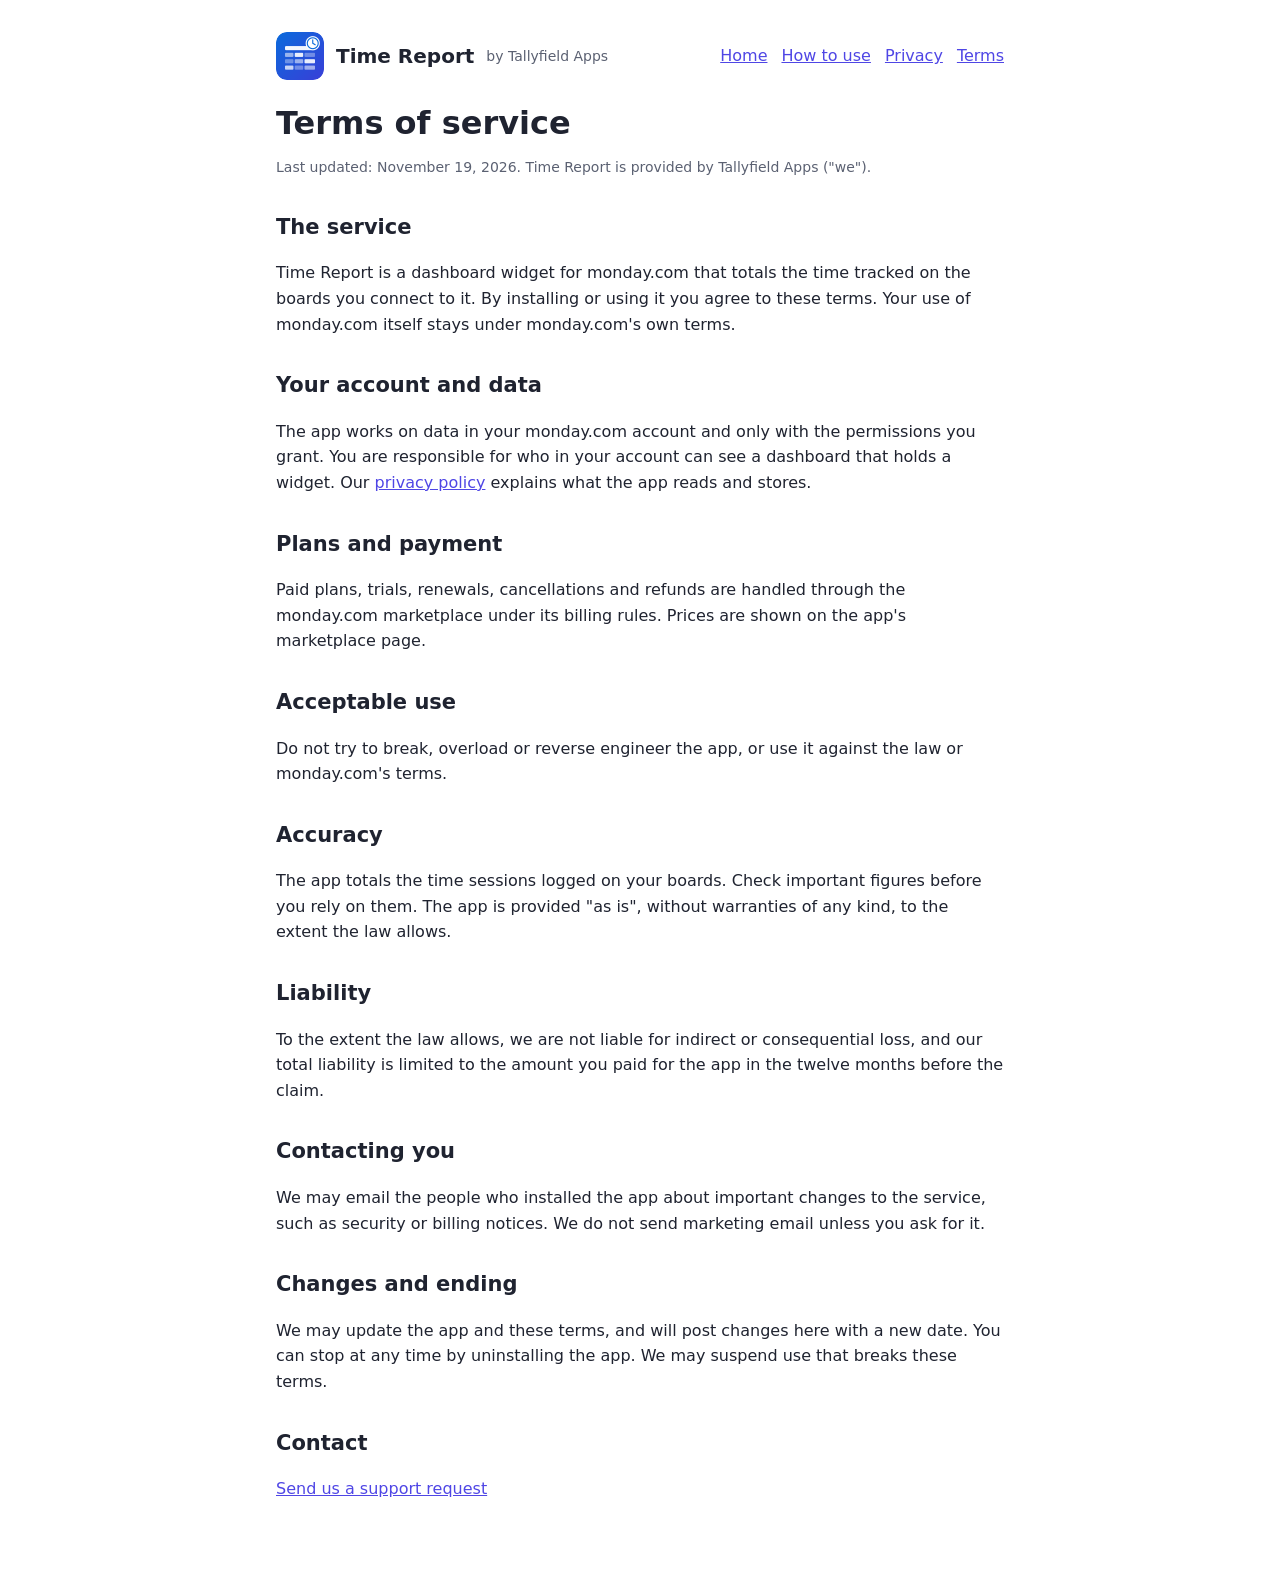
<file: time-report/terms.html>
<!doctype html><html lang="en"><head><meta charset="utf-8"><meta name="viewport" content="width=device-width,initial-scale=1"><link rel="stylesheet" href="../style.css"><title>Time Report terms of service</title></head><body><main><header><img src="icon-192.png" alt=""><strong>Time Report</strong> <span class="muted">by Tallyfield Apps</span><nav><a href="index.html">Home</a><a href="how-to.html">How to use</a><a href="privacy.html">Privacy</a><a href="terms.html">Terms</a></nav></header>
<h1>Terms of service</h1><p class="muted">Last updated: November 19, 2026. Time Report is provided by Tallyfield Apps ("we").</p>
<h2>The service</h2><p>Time Report is a dashboard widget for monday.com that totals the time tracked on the boards you connect to it. By installing or using it you agree to these terms. Your use of monday.com itself stays under monday.com's own terms.</p>
<h2>Your account and data</h2><p>The app works on data in your monday.com account and only with the permissions you grant. You are responsible for who in your account can see a dashboard that holds a widget. Our <a href="privacy.html">privacy policy</a> explains what the app reads and stores.</p>
<h2>Plans and payment</h2><p>Paid plans, trials, renewals, cancellations and refunds are handled through the monday.com marketplace under its billing rules. Prices are shown on the app's marketplace page.</p>
<h2>Acceptable use</h2><p>Do not try to break, overload or reverse engineer the app, or use it against the law or monday.com's terms.</p>
<h2>Accuracy</h2><p>The app totals the time sessions logged on your boards. Check important figures before you rely on them. The app is provided "as is", without warranties of any kind, to the extent the law allows.</p>
<h2>Liability</h2><p>To the extent the law allows, we are not liable for indirect or consequential loss, and our total liability is limited to the amount you paid for the app in the twelve months before the claim.</p>
<h2>Contacting you</h2><p>We may email the people who installed the app about important changes to the service, such as security or billing notices. We do not send marketing email unless you ask for it.</p>
<h2>Changes and ending</h2><p>We may update the app and these terms, and will post changes here with a new date. You can stop at any time by uninstalling the app. We may suspend use that breaks these terms.</p>
<h2>Contact</h2><p><a href="https://github.com/micwalker17/dashboard-math-site/issues/new?title=Time%20Report%3A%20">Send us a support request</a></p>
</main></body></html>
</file>
<file: style.css>
:root{--bg:#fff;--fg:#1f2330;--muted:#5b6172;--line:#e3e6ee;--accent:#4f46e5}
@media (prefers-color-scheme:dark){:root{--bg:#14161d;--fg:#e9ebf2;--muted:#a3a9ba;--line:#2a2e3a;--accent:#8b85ff}}
*{box-sizing:border-box}body{margin:0;background:var(--bg);color:var(--fg);font:16px/1.6 Inter,"Segoe UI",system-ui,Arial,sans-serif}
main{max-width:760px;margin:0 auto;padding:32px 16px 64px}
header{display:flex;align-items:center;gap:12px;margin-bottom:24px}header img{width:48px;height:48px;border-radius:11px}
header strong{font-size:20px}nav{margin-left:auto;display:flex;gap:14px;flex-wrap:wrap}a{color:var(--accent)}
h1{font-size:32px;line-height:1.2;margin:8px 0 12px}h2{font-size:21px;margin:32px 0 8px}
img.shot{max-width:100%;border:1px solid var(--line);border-radius:12px;margin:12px 0;background:#fff}
.muted{color:var(--muted);font-size:14px}code{background:rgba(127,127,127,.15);padding:1px 6px;border-radius:4px}
li{margin:4px 0}
</file>
